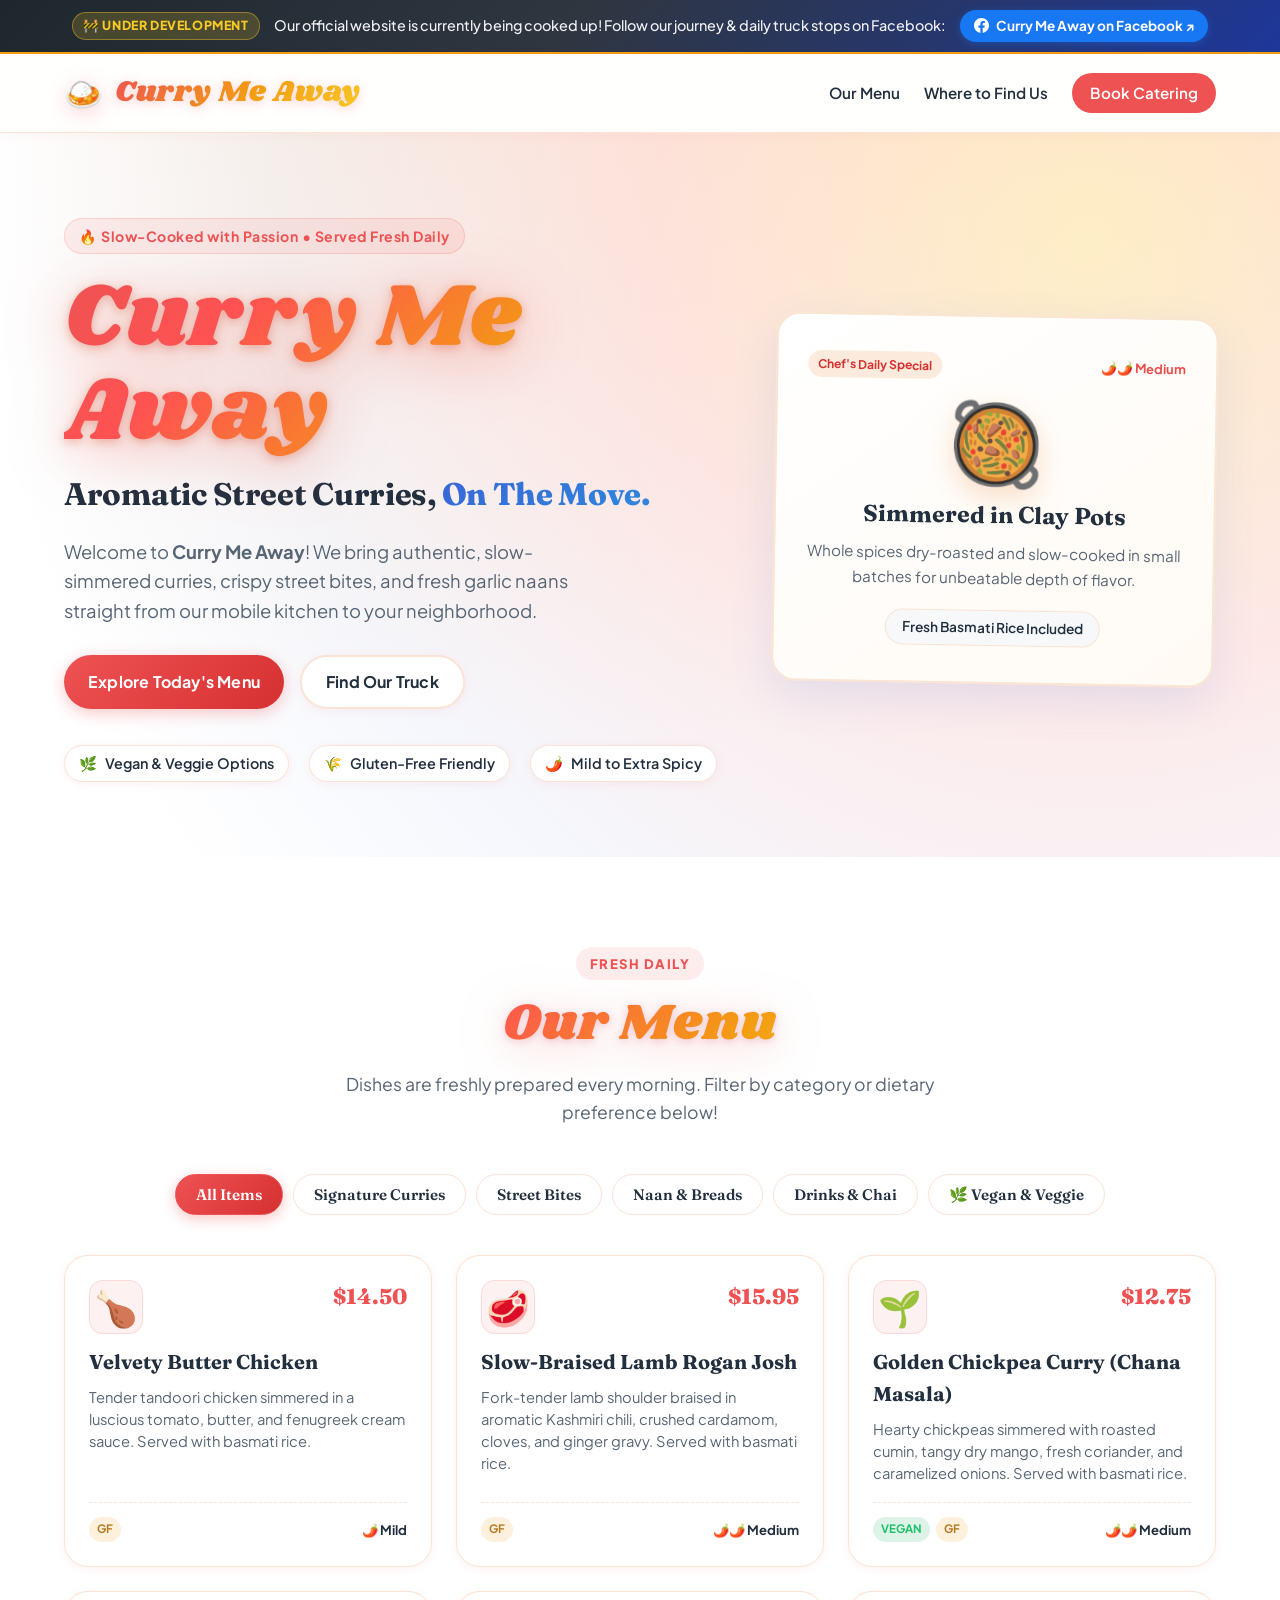
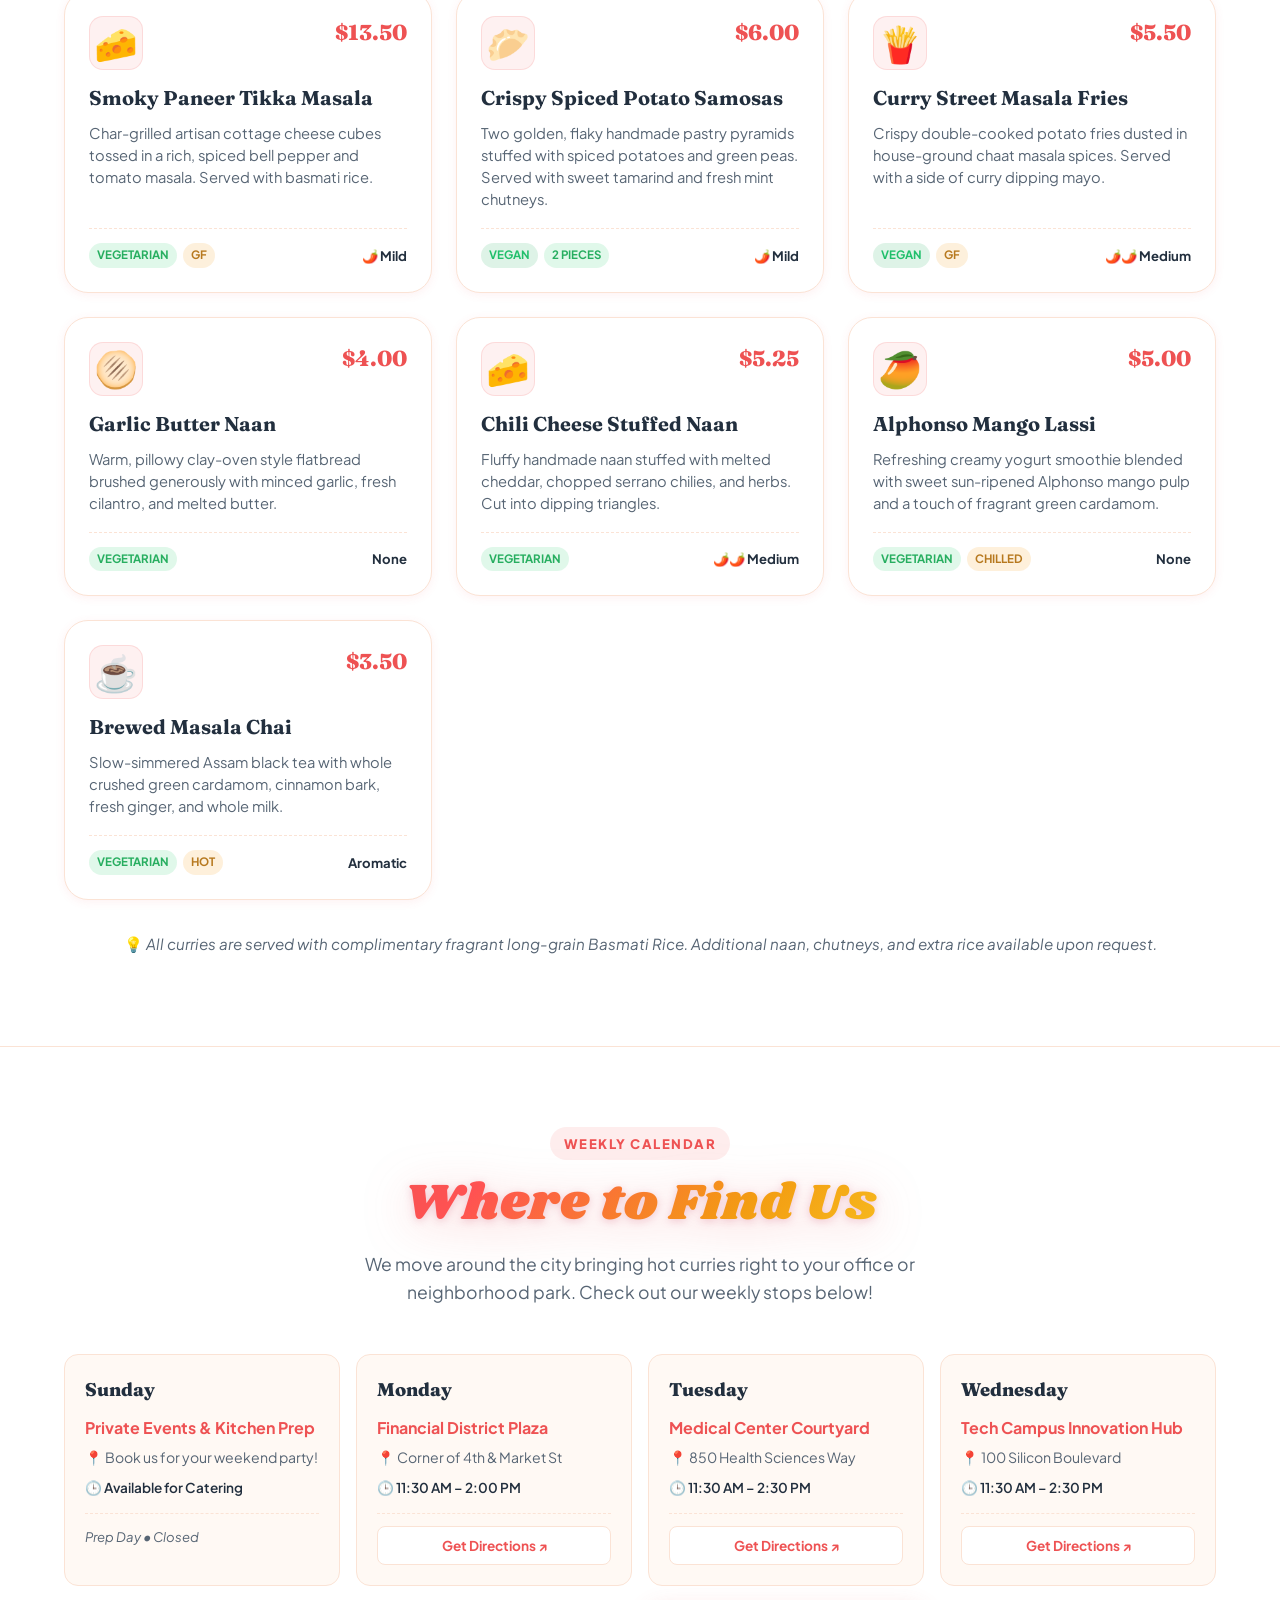
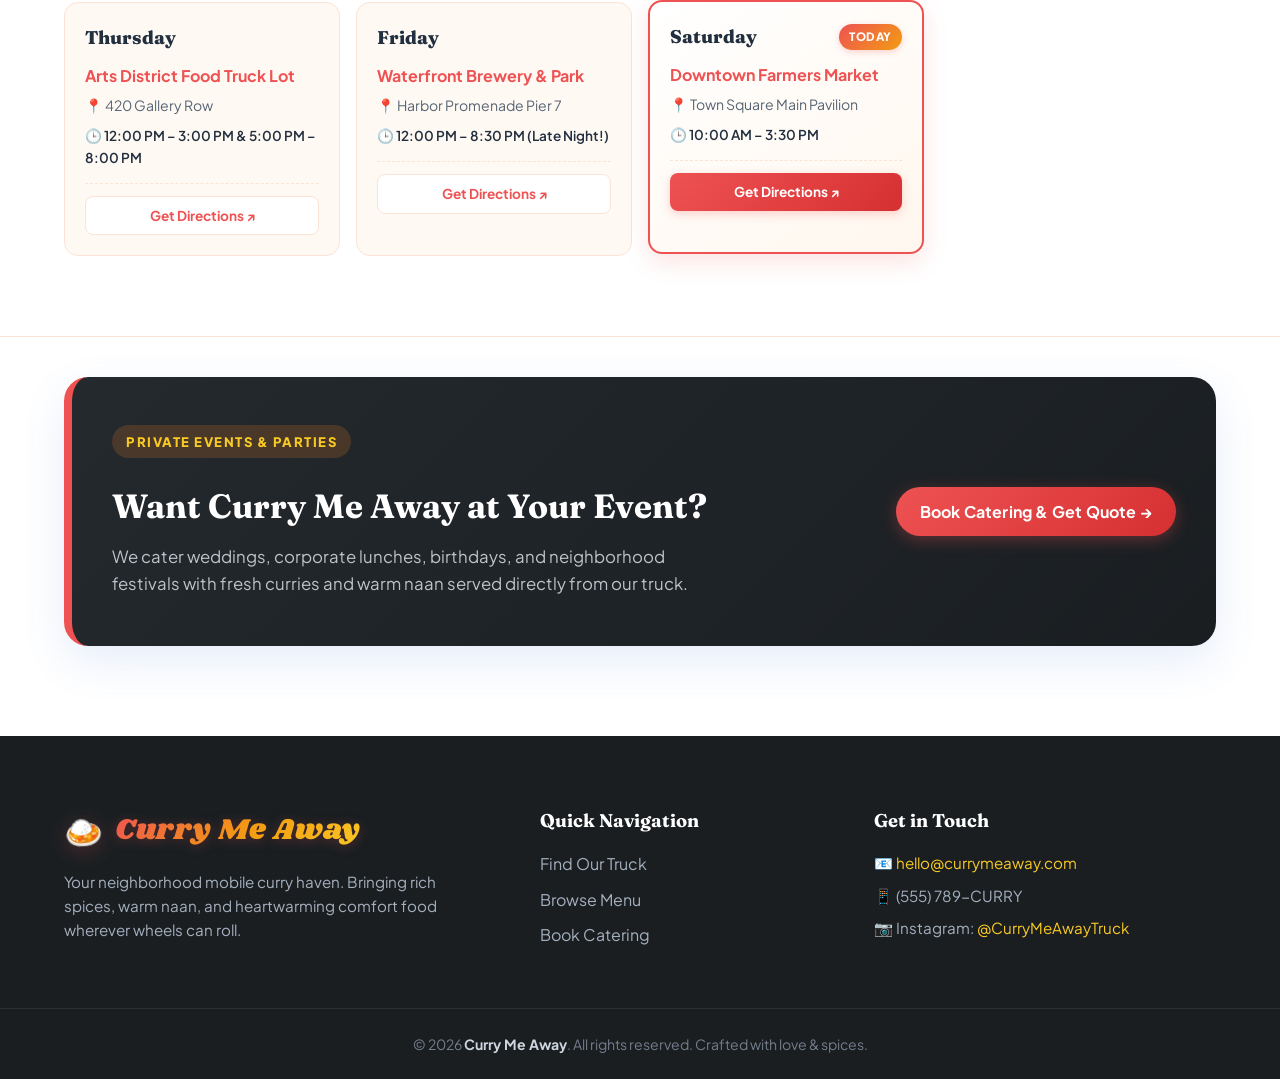
<file: index.html>
<!DOCTYPE html>
<html lang="en">
<head>
  <meta charset="UTF-8">
  <!-- Ensure proper rendering and touch zooming on mobile devices -->
  <meta name="viewport" content="width=device-width, initial-scale=1.0">
  <title>Curry Me Away | Gourmet Street Curries</title>
  
  <!-- Google Fonts: Shrikhand (Vibrant Street Brand), Fraunces (Gourmet Headings), Plus Jakarta Sans (Body) -->
  <link rel="preconnect" href="https://fonts.googleapis.com">
  <link rel="preconnect" href="https://fonts.gstatic.com" crossorigin>
  <link href="https://fonts.googleapis.com/css2?family=Fraunces:opsz,wght@9..144,600;9..144,700;9..144,800;9..144,900&family=Plus+Jakarta+Sans:wght@400;500;600;700;800&family=Shrikhand&display=swap" rel="stylesheet">
  
  <!-- Link to our stylesheet -->
  <link rel="stylesheet" href="styles.css">
</head>
<body>

  <!-- ================================================================= -->
  <!-- TOP ANNOUNCEMENT BANNER (Under Development & Facebook Link)        -->
  <!-- ================================================================= -->
  <div class="dev-announcement-banner">
    <div class="container dev-banner-container">
      <span class="dev-banner-badge">🚧 Under Development</span>
      <span class="dev-banner-text">Our official website is currently being cooked up! Follow our journey &amp; daily truck stops on Facebook:</span>
      <a href="https://www.facebook.com/p/Curry-Me-Away-LLC-61571392857347/" target="_blank" rel="noopener noreferrer" class="dev-banner-link">
        <svg class="facebook-icon" width="15" height="15" viewBox="0 0 24 24" fill="currentColor" aria-hidden="true">
          <path d="M24 12.073c0-6.627-5.373-12-12-12s-12 5.373-12 12c0 5.99 4.388 10.954 10.125 11.854v-8.385H7.078v-3.47h3.047V9.43c0-3.007 1.792-4.669 4.533-4.669 1.312 0 2.686.235 2.686.235v2.953H15.83c-1.491 0-1.956.925-1.956 1.874v2.25h3.328l-.532 3.47h-2.796v8.385C19.612 23.027 24 18.062 24 12.073z"/>
        </svg>
        <span>Curry Me Away on Facebook ↗</span>
      </a>
    </div>
  </div>

  <!-- ================================================================= -->
  <!-- 1. NAVIGATION BAR                                                 -->
  <!-- ================================================================= -->
  <header class="site-header">
    <div class="container header-container">
      
      <!-- Brand Logo & Name -->
      <a href="index.html" class="brand-logo">
        <span class="logo-icon">🍛</span>
        <span class="brand-text">Curry Me Away</span>
      </a>

      <!-- Navigation Links -->
      <nav class="main-nav" id="mainNav">
        <a href="#menu" class="nav-link">Our Menu</a>
        <a href="#schedule" class="nav-link">Where to Find Us</a>
        <a href="catering.html" class="nav-link nav-btn">Book Catering</a>
      </nav>

      <!-- Mobile Menu Toggle Button (for phones) -->
      <button class="mobile-menu-btn" id="mobileMenuBtn" aria-label="Toggle Navigation">
        <span></span>
        <span></span>
        <span></span>
      </button>

    </div>
  </header>

  <!-- ================================================================= -->
  <!-- 2. HERO SECTION (Welcome Banner)                                  -->
  <!-- ================================================================= -->
  <section class="hero-section">
    <div class="container hero-container">
      <div class="hero-content">
        <span class="hero-tagline">🔥 Slow-Cooked with Passion • Served Fresh Daily</span>
        <h1 class="hero-title">
          <span class="hero-brand-name">Curry Me Away</span>
          <span class="hero-subtitle">Aromatic Street Curries, <span class="highlight">On The Move.</span></span>
        </h1>
        <p class="hero-description">
          Welcome to <strong>Curry Me Away</strong>! We bring authentic, slow-simmered curries, 
          crispy street bites, and fresh garlic naans straight from our mobile kitchen to your neighborhood.
        </p>

        <!-- Call-to-action buttons -->
        <div class="hero-actions">
          <a href="#menu" class="btn btn-primary">Explore Today's Menu</a>
          <a href="#schedule" class="btn btn-secondary">Find Our Truck</a>
        </div>

        <!-- Quick highlights badges -->
        <div class="hero-badges">
          <div class="badge-item">
            <span class="badge-icon">🌿</span>
            <span>Vegan & Veggie Options</span>
          </div>
          <div class="badge-item">
            <span class="badge-icon">🌾</span>
            <span>Gluten-Free Friendly</span>
          </div>
          <div class="badge-item">
            <span class="badge-icon">🌶️</span>
            <span>Mild to Extra Spicy</span>
          </div>
        </div>
      </div>

      <!-- Decorative Food Visual Card -->
      <div class="hero-card-wrapper">
        <div class="hero-food-card">
          <div class="card-visual-header">
            <span class="card-tag">Chef's Daily Special</span>
            <span class="spice-level">🌶️🌶️ Medium</span>
          </div>
          <div class="food-emoji-display">🥘</div>
          <h3>Simmered in Clay Pots</h3>
          <p>Whole spices dry-roasted and slow-cooked in small batches for unbeatable depth of flavor.</p>
          <div class="card-food-footer">
            <span class="pill-badge">Fresh Basmati Rice Included</span>
          </div>
        </div>
      </div>
    </div>
  </section>

  <!-- ================================================================= -->
  <!-- 3. INTERACTIVE MENU SECTION                                       -->
  <!-- ================================================================= -->
  <section id="menu" class="section-menu">
    <div class="container">
      
      <div class="section-header">
        <span class="section-subtitle">Fresh Daily</span>
        <h2 class="section-title section-title-sunset">Our Menu</h2>
        <p class="section-intro">
          Dishes are freshly prepared every morning. Filter by category or dietary preference below!
        </p>
      </div>

      <!-- Category Filter Tabs -->
      <div class="filter-controls">
        <button class="filter-btn active" data-category="all">All Items</button>
        <button class="filter-btn" data-category="curry">Signature Curries</button>
        <button class="filter-btn" data-category="street">Street Bites</button>
        <button class="filter-btn" data-category="bread">Naan & Breads</button>
        <button class="filter-btn" data-category="drinks">Drinks & Chai</button>
        <button class="filter-btn" data-category="vegan">🌿 Vegan & Veggie</button>
      </div>

      <!-- Menu Items Grid -->
      <div class="menu-grid" id="menuGrid">
        <!-- Menu cards will be rendered dynamically by script.js -->
      </div>

      <!-- Customization note for your wife -->
      <div class="menu-footnote">
        <p>💡 <em>All curries are served with complimentary fragrant long-grain Basmati Rice. Additional naan, chutneys, and extra rice available upon request.</em></p>
      </div>

    </div>
  </section>

  <!-- ================================================================= -->
  <!-- 4. LIVE SCHEDULE & "WHERE TO FIND US" SECTION                      -->
  <!-- ================================================================= -->
  <section id="schedule" class="section-schedule">
    <div class="container">
      
      <div class="section-header">
        <span class="section-subtitle">Weekly Calendar</span>
        <h2 class="section-title section-title-sunset">Where to Find Us</h2>
        <p class="section-intro">
          We move around the city bringing hot curries right to your office or neighborhood park.
          Check out our weekly stops below!
        </p>
      </div>

      <!-- Full Weekly Schedule Grid with Today Highlighted -->
      <div class="schedule-grid" id="weeklyScheduleGrid">
        <!-- Schedule cards are populated & highlighted dynamically by script.js -->
      </div>

    </div>
  </section>

  <!-- ================================================================= -->
  <!-- 5. CATERING CTA BANNER                                            -->
  <!-- ================================================================= -->
  <section class="section-catering-cta">
    <div class="container">
      <div class="catering-cta-card">
        <div class="cta-content">
          <span class="section-subtitle">Private Events & Parties</span>
          <h2>Want Curry Me Away at Your Event?</h2>
          <p>We cater weddings, corporate lunches, birthdays, and neighborhood festivals with fresh curries and warm naan served directly from our truck.</p>
        </div>
        <div class="cta-action">
          <a href="catering.html" class="btn btn-primary">Book Catering & Get Quote →</a>
        </div>
      </div>
    </div>
  </section>

  <!-- ================================================================= -->
  <!-- 6. FOOTER                                                         -->
  <!-- ================================================================= -->
  <footer class="site-footer">
    <div class="container footer-container">
      
      <div class="footer-brand">
        <div class="brand-logo footer-logo">
          <span class="logo-icon">🍛</span>
          <span class="brand-text">Curry Me Away</span>
        </div>
        <p class="footer-about">
          Your neighborhood mobile curry haven. Bringing rich spices, warm naan, and heartwarming comfort food wherever wheels can roll.
        </p>
      </div>

      <div class="footer-links">
        <h4>Quick Navigation</h4>
        <ul>
          <li><a href="#schedule">Find Our Truck</a></li>
          <li><a href="#menu">Browse Menu</a></li>
          <li><a href="catering.html">Book Catering</a></li>
        </ul>
      </div>

      <div class="footer-contact">
        <h4>Get in Touch</h4>
        <p>📧 <a href="mailto:hello@currymeaway.com">hello@currymeaway.com</a></p>
        <p>📱 (555) 789-CURRY</p>
        <p>📷 Instagram: <a href="#">@CurryMeAwayTruck</a></p>
      </div>

    </div>

    <div class="footer-bottom">
      <div class="container">
        <p>© <span id="currentYear">2026</span> <strong>Curry Me Away</strong>. All rights reserved. Crafted with love & spices.</p>
      </div>
    </div>
  </footer>

  <!-- Link to our JavaScript logic -->
  <script src="script.js"></script>
</body>
</html>
</file>
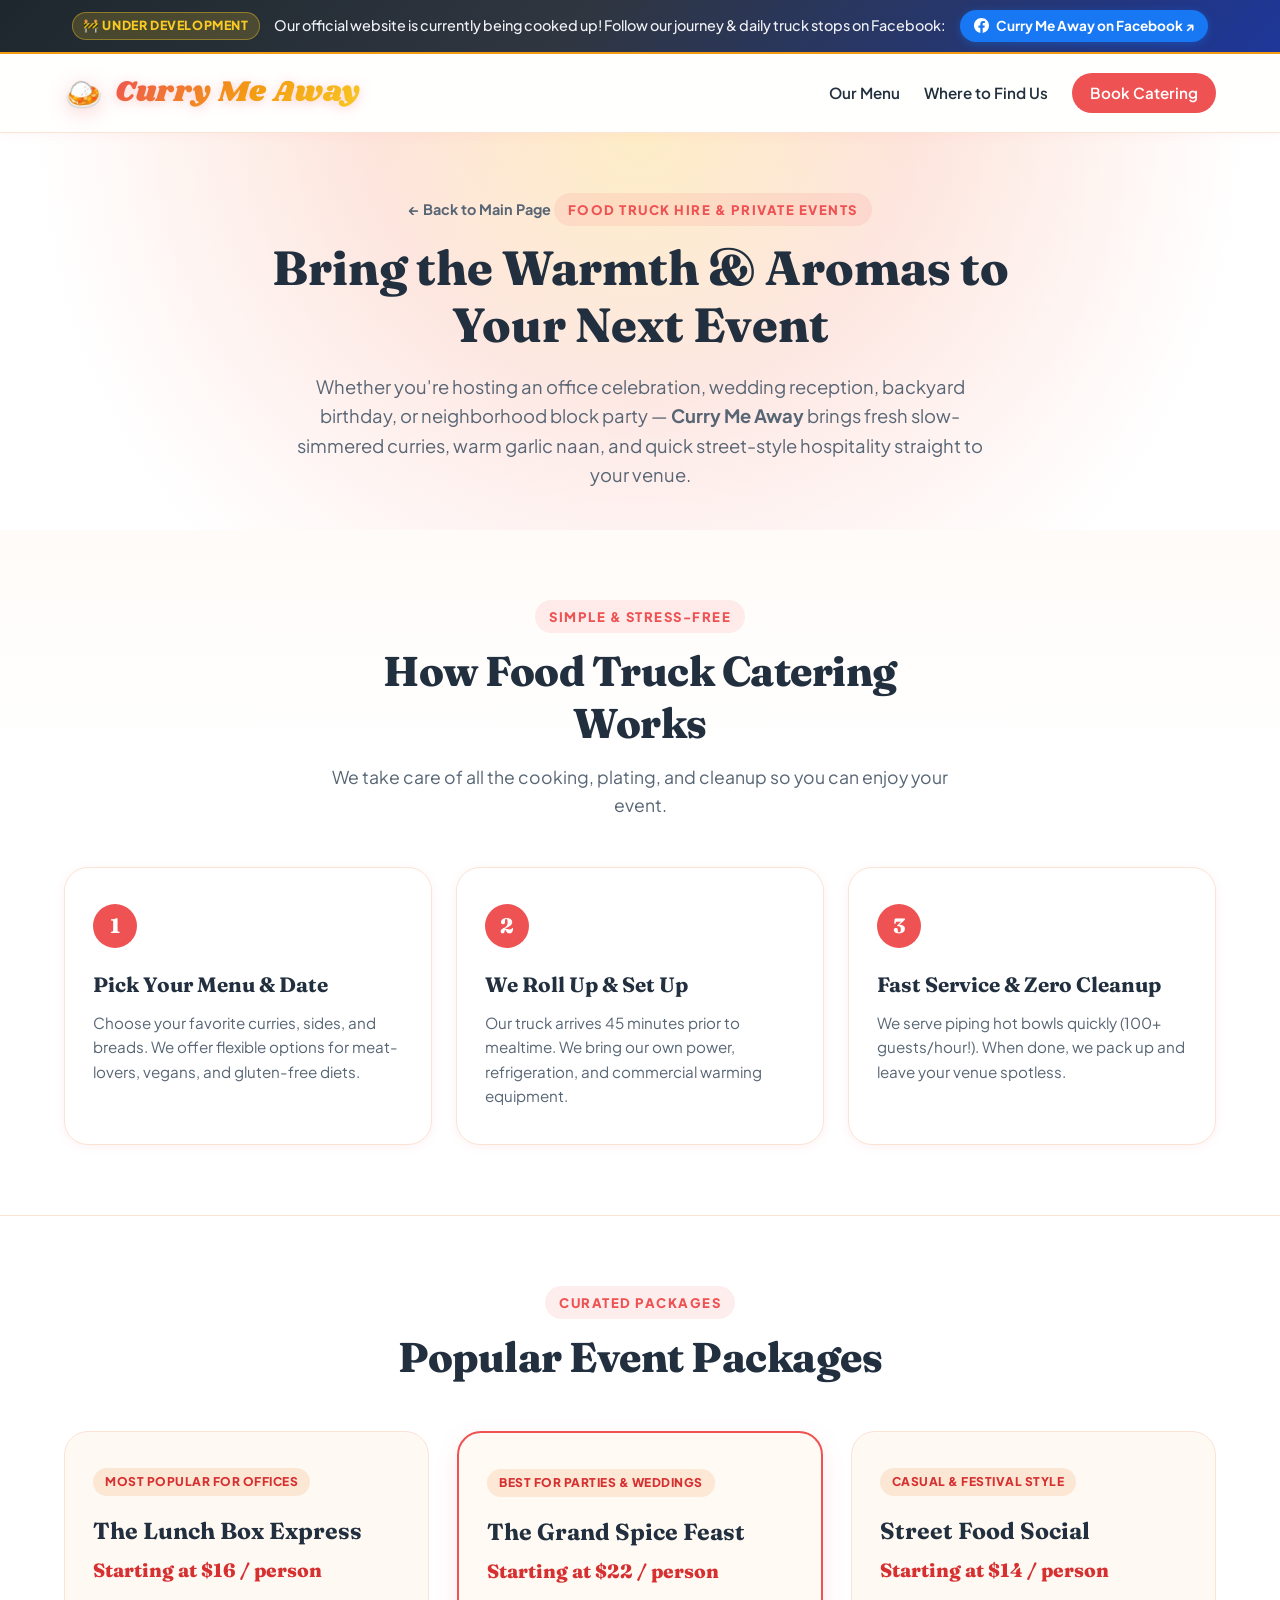
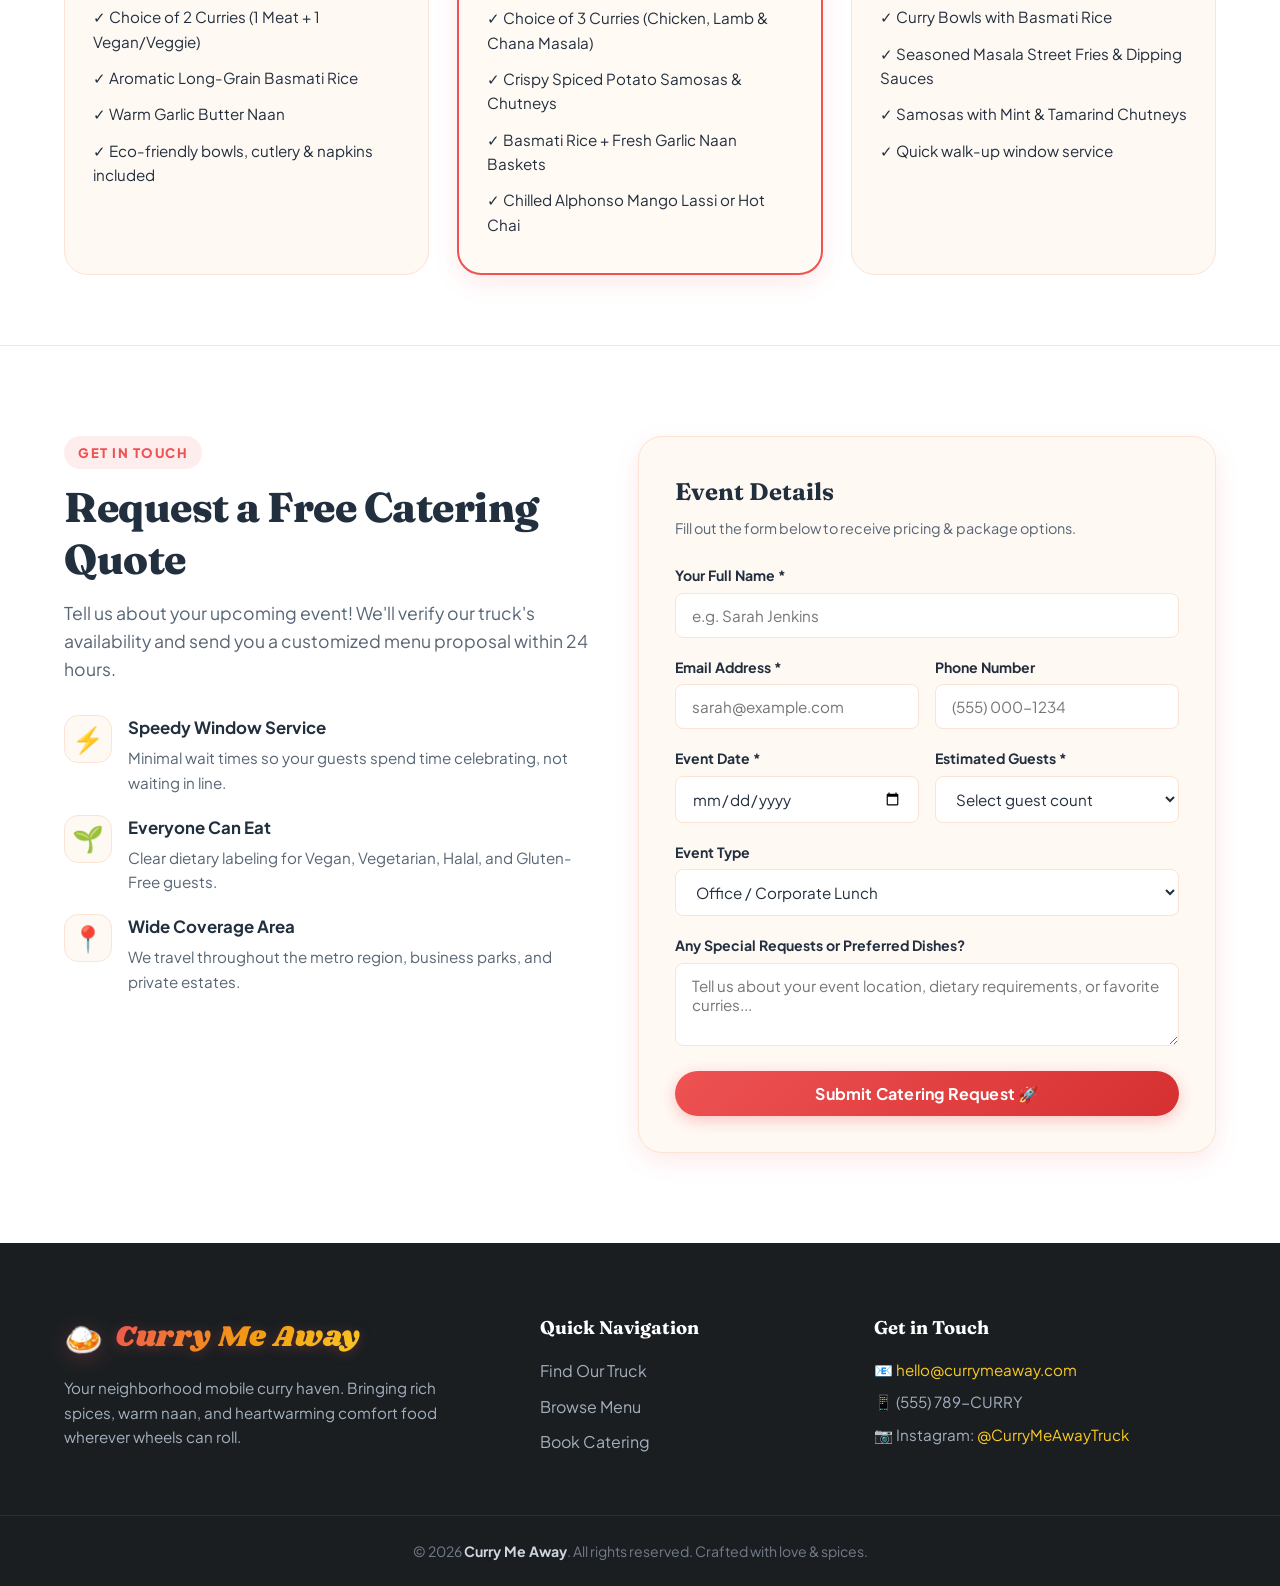
<file: catering.html>
<!DOCTYPE html>
<html lang="en">
<head>
  <meta charset="UTF-8">
  <meta name="viewport" content="width=device-width, initial-scale=1.0">
  <title>Catering & Private Events | Curry Me Away</title>
  
  <!-- Google Fonts: Shrikhand (Brand), Fraunces (Headings), Plus Jakarta Sans (Body) -->
  <link rel="preconnect" href="https://fonts.googleapis.com">
  <link rel="preconnect" href="https://fonts.gstatic.com" crossorigin>
  <link href="https://fonts.googleapis.com/css2?family=Fraunces:opsz,wght@9..144,600;9..144,700;9..144,800;9..144,900&family=Plus+Jakarta+Sans:wght@400;500;600;700;800&family=Shrikhand&display=swap" rel="stylesheet">
  
  <!-- Link to our stylesheet -->
  <link rel="stylesheet" href="styles.css">
</head>
<body>

  <!-- ================================================================= -->
  <!-- TOP ANNOUNCEMENT BANNER (Under Development & Facebook Link)        -->
  <!-- ================================================================= -->
  <div class="dev-announcement-banner">
    <div class="container dev-banner-container">
      <span class="dev-banner-badge">🚧 Under Development</span>
      <span class="dev-banner-text">Our official website is currently being cooked up! Follow our journey &amp; daily truck stops on Facebook:</span>
      <a href="https://www.facebook.com/p/Curry-Me-Away-LLC-61571392857347/" target="_blank" rel="noopener noreferrer" class="dev-banner-link">
        <svg class="facebook-icon" width="15" height="15" viewBox="0 0 24 24" fill="currentColor" aria-hidden="true">
          <path d="M24 12.073c0-6.627-5.373-12-12-12s-12 5.373-12 12c0 5.99 4.388 10.954 10.125 11.854v-8.385H7.078v-3.47h3.047V9.43c0-3.007 1.792-4.669 4.533-4.669 1.312 0 2.686.235 2.686.235v2.953H15.83c-1.491 0-1.956.925-1.956 1.874v2.25h3.328l-.532 3.47h-2.796v8.385C19.612 23.027 24 18.062 24 12.073z"/>
        </svg>
        <span>Curry Me Away on Facebook ↗</span>
      </a>
    </div>
  </div>

  <!-- ================================================================= -->
  <!-- 1. NAVIGATION BAR                                                 -->
  <!-- ================================================================= -->
  <header class="site-header">
    <div class="container header-container">
      
      <!-- Brand Logo & Name (Links back to Home) -->
      <a href="index.html" class="brand-logo">
        <span class="logo-icon">🍛</span>
        <span class="brand-text">Curry Me Away</span>
      </a>

      <!-- Navigation Links -->
      <nav class="main-nav" id="mainNav">
        <a href="index.html#menu" class="nav-link">Our Menu</a>
        <a href="index.html#schedule" class="nav-link">Where to Find Us</a>
        <a href="catering.html" class="nav-link nav-btn active">Book Catering</a>
      </nav>

      <!-- Mobile Menu Toggle Button -->
      <button class="mobile-menu-btn" id="mobileMenuBtn" aria-label="Toggle Navigation">
        <span></span>
        <span></span>
        <span></span>
      </button>

    </div>
  </header>

  <!-- ================================================================= -->
  <!-- 2. CATERING HERO SECTION                                          -->
  <!-- ================================================================= -->
  <section class="catering-page-hero">
    <div class="container">
      <div class="catering-hero-content">
        <a href="index.html" class="back-link">← Back to Main Page</a>
        <span class="section-subtitle">Food Truck Hire & Private Events</span>
        <h1 class="catering-hero-title">Bring the Warmth & Aromas to Your Next Event</h1>
        <p class="catering-hero-desc">
          Whether you're hosting an office celebration, wedding reception, backyard birthday, 
          or neighborhood block party — <strong>Curry Me Away</strong> brings fresh slow-simmered curries, 
          warm garlic naan, and quick street-style hospitality straight to your venue.
        </p>
      </div>
    </div>
  </section>

  <!-- ================================================================= -->
  <!-- 3. HOW CATERING WORKS (3-Step Process)                           -->
  <!-- ================================================================= -->
  <section class="catering-steps-section">
    <div class="container">
      <div class="section-header">
        <span class="section-subtitle">Simple & Stress-Free</span>
        <h2 class="section-title">How Food Truck Catering Works</h2>
        <p class="section-intro">We take care of all the cooking, plating, and cleanup so you can enjoy your event.</p>
      </div>

      <div class="steps-grid">
        <div class="step-card">
          <div class="step-number">1</div>
          <h3>Pick Your Menu & Date</h3>
          <p>Choose your favorite curries, sides, and breads. We offer flexible options for meat-lovers, vegans, and gluten-free diets.</p>
        </div>

        <div class="step-card">
          <div class="step-number">2</div>
          <h3>We Roll Up & Set Up</h3>
          <p>Our truck arrives 45 minutes prior to mealtime. We bring our own power, refrigeration, and commercial warming equipment.</p>
        </div>

        <div class="step-card">
          <div class="step-number">3</div>
          <h3>Fast Service & Zero Cleanup</h3>
          <p>We serve piping hot bowls quickly (100+ guests/hour!). When done, we pack up and leave your venue spotless.</p>
        </div>
      </div>
    </div>
  </section>

  <!-- ================================================================= -->
  <!-- 4. POPULAR PACKAGES                                               -->
  <!-- ================================================================= -->
  <section class="catering-packages-section">
    <div class="container">
      <div class="section-header">
        <span class="section-subtitle">Curated Packages</span>
        <h2 class="section-title">Popular Event Packages</h2>
      </div>

      <div class="packages-grid">
        <div class="package-card">
          <div class="package-badge">Most Popular for Offices</div>
          <h3>The Lunch Box Express</h3>
          <p class="package-price">Starting at $16 / person</p>
          <ul class="package-features">
            <li>✓ Choice of 2 Curries (1 Meat + 1 Vegan/Veggie)</li>
            <li>✓ Aromatic Long-Grain Basmati Rice</li>
            <li>✓ Warm Garlic Butter Naan</li>
            <li>✓ Eco-friendly bowls, cutlery & napkins included</li>
          </ul>
        </div>

        <div class="package-card featured-package">
          <div class="package-badge">Best for Parties & Weddings</div>
          <h3>The Grand Spice Feast</h3>
          <p class="package-price">Starting at $22 / person</p>
          <ul class="package-features">
            <li>✓ Choice of 3 Curries (Chicken, Lamb & Chana Masala)</li>
            <li>✓ Crispy Spiced Potato Samosas & Chutneys</li>
            <li>✓ Basmati Rice + Fresh Garlic Naan Baskets</li>
            <li>✓ Chilled Alphonso Mango Lassi or Hot Chai</li>
          </ul>
        </div>

        <div class="package-card">
          <div class="package-badge">Casual & Festival Style</div>
          <h3>Street Food Social</h3>
          <p class="package-price">Starting at $14 / person</p>
          <ul class="package-features">
            <li>✓ Curry Bowls with Basmati Rice</li>
            <li>✓ Seasoned Masala Street Fries & Dipping Sauces</li>
            <li>✓ Samosas with Mint & Tamarind Chutneys</li>
            <li>✓ Quick walk-up window service</li>
          </ul>
        </div>
      </div>
    </div>
  </section>

  <!-- ================================================================= -->
  <!-- 5. CATERING INQUIRY FORM                                          -->
  <!-- ================================================================= -->
  <section class="section-catering-form-page" id="inquiryFormSection">
    <div class="container">
      <div class="catering-layout">
        
        <div class="catering-info">
          <span class="section-subtitle">Get In Touch</span>
          <h2 class="section-title">Request a Free Catering Quote</h2>
          <p>
            Tell us about your upcoming event! We'll verify our truck's availability and send you a customized menu proposal within 24 hours.
          </p>

          <div class="catering-perks">
            <div class="perk-item">
              <span class="perk-icon">⚡</span>
              <div>
                <strong>Speedy Window Service</strong>
                <p>Minimal wait times so your guests spend time celebrating, not waiting in line.</p>
              </div>
            </div>
            <div class="perk-item">
              <span class="perk-icon">🌱</span>
              <div>
                <strong>Everyone Can Eat</strong>
                <p>Clear dietary labeling for Vegan, Vegetarian, Halal, and Gluten-Free guests.</p>
              </div>
            </div>
            <div class="perk-item">
              <span class="perk-icon">📍</span>
              <div>
                <strong>Wide Coverage Area</strong>
                <p>We travel throughout the metro region, business parks, and private estates.</p>
              </div>
            </div>
          </div>
        </div>

        <!-- The Catering Form Card -->
        <div class="catering-form-card">
          <h3>Event Details</h3>
          <p class="form-subtext">Fill out the form below to receive pricing & package options.</p>

          <!-- Success Alert Message (revealed after submission via JavaScript) -->
          <div class="form-alert hidden" id="cateringSuccessAlert">
            <span class="alert-icon">🎉</span>
            <div>
              <strong>Inquiry Received!</strong>
              <p id="alertMessage">Thank you! We've received your request and will get back to you shortly.</p>
            </div>
          </div>

          <form id="cateringForm" class="catering-form">
            <div class="form-group">
              <label for="clientName">Your Full Name *</label>
              <input type="text" id="clientName" name="clientName" placeholder="e.g. Sarah Jenkins" required>
            </div>

            <div class="form-row">
              <div class="form-group">
                <label for="clientEmail">Email Address *</label>
                <input type="email" id="clientEmail" name="clientEmail" placeholder="sarah@example.com" required>
              </div>
              <div class="form-group">
                <label for="clientPhone">Phone Number</label>
                <input type="tel" id="clientPhone" name="clientPhone" placeholder="(555) 000-1234">
              </div>
            </div>

            <div class="form-row">
              <div class="form-group">
                <label for="eventDate">Event Date *</label>
                <input type="date" id="eventDate" name="eventDate" required>
              </div>
              <div class="form-group">
                <label for="guestCount">Estimated Guests *</label>
                <select id="guestCount" name="guestCount" required>
                  <option value="" disabled selected>Select guest count</option>
                  <option value="25-50 guests">25 – 50 guests</option>
                  <option value="50-100 guests">50 – 100 guests</option>
                  <option value="100-200 guests">100 – 200 guests</option>
                  <option value="200+ guests">200+ guests</option>
                </select>
              </div>
            </div>

            <div class="form-group">
              <label for="eventType">Event Type</label>
              <select id="eventType" name="eventType">
                <option value="Office / Corporate Lunch">Office / Corporate Lunch</option>
                <option value="Wedding / Engagement">Wedding / Engagement</option>
                <option value="Birthday or Anniversary">Birthday / Anniversary</option>
                <option value="Festival / Community Gathering">Festival / Community Gathering</option>
                <option value="Other Private Gathering">Other Private Event</option>
              </select>
            </div>

            <div class="form-group">
              <label for="eventNotes">Any Special Requests or Preferred Dishes?</label>
              <textarea id="eventNotes" name="eventNotes" rows="3" placeholder="Tell us about your event location, dietary requirements, or favorite curries..."></textarea>
            </div>

            <button type="submit" class="btn btn-primary btn-block">
              Submit Catering Request 🚀
            </button>
          </form>
        </div>

      </div>
    </div>
  </section>

  <!-- ================================================================= -->
  <!-- 6. FOOTER                                                         -->
  <!-- ================================================================= -->
  <footer class="site-footer">
    <div class="container footer-container">
      
      <div class="footer-brand">
        <div class="brand-logo footer-logo">
          <span class="logo-icon">🍛</span>
          <span class="brand-text">Curry Me Away</span>
        </div>
        <p class="footer-about">
          Your neighborhood mobile curry haven. Bringing rich spices, warm naan, and heartwarming comfort food wherever wheels can roll.
        </p>
      </div>

      <div class="footer-links">
        <h4>Quick Navigation</h4>
        <ul>
          <li><a href="index.html#schedule">Find Our Truck</a></li>
          <li><a href="index.html#menu">Browse Menu</a></li>
          <li><a href="catering.html">Book Catering</a></li>
        </ul>
      </div>

      <div class="footer-contact">
        <h4>Get in Touch</h4>
        <p>📧 <a href="mailto:hello@currymeaway.com">hello@currymeaway.com</a></p>
        <p>📱 (555) 789-CURRY</p>
        <p>📷 Instagram: <a href="#">@CurryMeAwayTruck</a></p>
      </div>

    </div>

    <div class="footer-bottom">
      <div class="container">
        <p>© <span id="currentYear">2026</span> <strong>Curry Me Away</strong>. All rights reserved. Crafted with love & spices.</p>
      </div>
    </div>
  </footer>

  <!-- Link to our JavaScript logic -->
  <script src="script.js"></script>
</body>
</html>
</file>
<file: styles.css>
/* ==========================================================================
   Curry Me Away - Stylesheet (styles.css)
   ========================================================================== */

/* --------------------------------------------------------------------------
   1. CSS VARIABLES (Theme Colors & Settings)
   Beginner Note: Variables store values (like colors) in one place so you
   can change the whole site's theme just by changing these values!
   -------------------------------------------------------------------------- */
:root {
  /* ========================================================================
     Warm Sunset Palette: Soft Reds, Golden Yellows & Twilight Blue Accent
     ======================================================================== */
  --sunset-red: #ee5253;          /* Soft Sunset Crimson / Coral */
  --sunset-rose: #ff7675;         /* Soft Peach Rose */
  --sunset-gold: #f9ca24;         /* Golden Hour Sun Yellow */
  --sunset-amber: #f39c12;        /* Warm Amber Honey */
  --sunset-blue: #3867d6;         /* Twilight Sky Blue Accent */
  --sunset-deepblue: #1e3799;     /* Twilight Dusk Navy */

  /* Theme mappings */
  --primary-spice: #ee5253;       /* Main interactive color: vibrant sunset coral */
  --primary-hover: #d63031;       /* Deep warm sunset red */
  --spice-red: #eb4d4b;
  --spice-gold: #f9ca24;
  --herb-green: #20bf6b;          /* Veggie/Vegan badge */

  /* Neutral Backgrounds & Text - Grading down to pure white */
  --bg-cream: #fff9f4;           /* Warm sunset mist */
  --bg-card: #ffffff;            /* Pure white card backgrounds */
  --text-main: #222f3e;          /* Rich charcoal for high contrast */
  --text-muted: #576574;         /* Soft twilight slate for subtitles */
  --border-light: #fbe3d5;       /* Delicate sunset border */

  /* Modern Sunset Shadows */
  --shadow-sm: 0 2px 10px rgba(238, 82, 83, 0.08);
  --shadow-md: 0 8px 24px rgba(238, 82, 83, 0.12);
  --shadow-lg: 0 16px 44px rgba(56, 103, 214, 0.12);

  /* Rounded corners */
  --radius-sm: 8px;
  --radius-md: 14px;
  --radius-lg: 24px;
  --radius-full: 9999px;

  /* Font Families: Warmth & Pizzazz */
  --font-brand: 'Shrikhand', cursive, sans-serif;
  --font-heading: 'Fraunces', Georgia, serif;
  --font-body: 'Plus Jakarta Sans', -apple-system, BlinkMacSystemFont, sans-serif;
}

/* --------------------------------------------------------------------------
   2. GLOBAL RESET & BASE STYLES
   -------------------------------------------------------------------------- */
*, *::before, *::after {
  box-sizing: border-box;
  margin: 0;
  padding: 0;
}

html {
  scroll-behavior: smooth;
}

body {
  font-family: var(--font-body);
  /* Warm sunset gradient at the top (soft red/yellow glow) grading smoothly into crisp white */
  background: linear-gradient(180deg, #fff3e6 0%, #fff8f2 350px, #ffffff 750px, #ffffff 100%);
  background-attachment: local;
  color: var(--text-main);
  line-height: 1.6;
  font-size: 16px;
  -webkit-font-smoothing: antialiased;
  min-height: 100vh;
}

img {
  max-width: 100%;
  display: block;
}

a {
  color: var(--primary-spice);
  text-decoration: none;
  transition: color 0.2s ease;
}

a:hover {
  color: var(--primary-hover);
}

/* Container: centers content and keeps it neatly bounded */
.container {
  width: 90%;
  max-width: 1160px;
  margin: 0 auto;
}

/* --------------------------------------------------------------------------
   3. BUTTONS & UI COMPONENTS
   -------------------------------------------------------------------------- */
.btn {
  display: inline-flex;
  align-items: center;
  justify-content: center;
  gap: 8px;
  padding: 12px 24px;
  font-family: var(--font-body);
  font-size: 1rem;
  font-weight: 700;
  letter-spacing: 0.2px;
  border-radius: var(--radius-full);
  border: none;
  cursor: pointer;
  transition: all 0.25s ease;
  text-decoration: none;
}

.btn-primary {
  background: linear-gradient(135deg, var(--sunset-red), var(--primary-hover));
  color: #ffffff;
  box-shadow: 0 4px 16px rgba(238, 82, 83, 0.32);
}

.btn-primary:hover {
  background: linear-gradient(135deg, var(--primary-hover), #b71540);
  color: #ffffff;
  transform: translateY(-2px);
  box-shadow: 0 6px 22px rgba(238, 82, 83, 0.45);
}

.btn-secondary {
  background-color: #ffffff;
  color: var(--text-main);
  border: 2px solid var(--border-light);
  box-shadow: var(--shadow-sm);
}

.btn-secondary:hover {
  border-color: var(--sunset-blue);
  color: var(--sunset-blue);
  transform: translateY(-2px);
  box-shadow: 0 6px 18px rgba(56, 103, 214, 0.15);
}

.btn-outline {
  background: transparent;
  color: var(--primary-spice);
  border: 2px solid var(--primary-spice);
}

.btn-outline:hover {
  background-color: var(--primary-spice);
  color: #ffffff;
}

.btn-block {
  width: 100%;
}

/* Section Header Utility */
.section-header {
  text-align: center;
  max-width: 650px;
  margin: 0 auto 48px auto;
}

.section-subtitle {
  display: inline-block;
  font-family: var(--font-body);
  font-size: 0.82rem;
  font-weight: 800;
  text-transform: uppercase;
  letter-spacing: 1.5px;
  color: var(--sunset-red);
  background-color: rgba(238, 82, 83, 0.1);
  padding: 6px 14px;
  border-radius: var(--radius-full);
  margin-bottom: 12px;
}

.section-title {
  font-family: var(--font-heading);
  font-size: 2.6rem;
  font-weight: 800;
  color: var(--text-main);
  line-height: 1.25;
  margin-bottom: 14px;
  letter-spacing: -0.5px;
}

/* Sunset Gradient Section Titles with Warm Depth */
.section-title.section-title-sunset {
  font-family: var(--font-brand);
  font-size: clamp(2.3rem, 5.2vw, 3.2rem);
  font-weight: 400;
  letter-spacing: 0.8px;
  background: linear-gradient(135deg, var(--sunset-red) 0%, #ff5252 25%, var(--sunset-amber) 65%, var(--sunset-gold) 100%);
  -webkit-background-clip: text;
  -webkit-text-fill-color: transparent;
  filter: drop-shadow(0 2px 4px rgba(183, 21, 64, 0.2)) 
          drop-shadow(0 8px 24px rgba(238, 82, 83, 0.25));
}

.section-intro {
  color: var(--text-muted);
  font-size: 1.1rem;
}

/* --------------------------------------------------------------------------
   3.5. TOP ANNOUNCEMENT BANNER (Under Development & Facebook Link)
   -------------------------------------------------------------------------- */
.dev-announcement-banner {
  background: linear-gradient(135deg, #1e272e 0%, #2f3640 45%, #1e3799 100%);
  color: #ffffff;
  padding: 10px 0;
  border-bottom: 2px solid var(--sunset-amber);
  position: relative;
  z-index: 1001;
  font-size: 0.9rem;
}

.dev-banner-container {
  display: flex;
  align-items: center;
  justify-content: center;
  gap: 14px;
  flex-wrap: wrap;
  text-align: center;
}

.dev-banner-badge {
  display: inline-flex;
  align-items: center;
  gap: 6px;
  background: rgba(249, 202, 36, 0.18);
  color: var(--sunset-gold);
  border: 1px solid rgba(249, 202, 36, 0.4);
  padding: 3px 10px;
  border-radius: var(--radius-full);
  font-size: 0.78rem;
  font-weight: 800;
  text-transform: uppercase;
  letter-spacing: 0.6px;
}

.dev-banner-text {
  color: #f1f2f6;
  font-weight: 500;
}

.dev-banner-link {
  display: inline-flex;
  align-items: center;
  gap: 7px;
  background: #1877f2;
  color: #ffffff !important;
  padding: 5px 14px;
  border-radius: var(--radius-full);
  font-size: 0.85rem;
  font-weight: 700;
  text-decoration: none;
  box-shadow: 0 2px 8px rgba(24, 119, 242, 0.35);
  transition: all 0.25s ease;
}

.dev-banner-link:hover {
  background: #166fe5;
  transform: translateY(-1px);
  box-shadow: 0 4px 14px rgba(24, 119, 242, 0.55);
}

.dev-banner-link .facebook-icon {
  flex-shrink: 0;
}

@media (max-width: 768px) {
  .dev-announcement-banner {
    padding: 10px 14px;
    font-size: 0.85rem;
  }
  .dev-banner-container {
    gap: 8px;
  }
}

/* --------------------------------------------------------------------------
   4. NAVIGATION BAR
   -------------------------------------------------------------------------- */
.site-header {
  position: sticky;
  top: 0;
  background-color: rgba(255, 255, 255, 0.94);
  backdrop-filter: blur(14px);
  border-bottom: 1px solid var(--border-light);
  z-index: 1000;
  padding: 14px 0;
  box-shadow: 0 2px 12px rgba(238, 82, 83, 0.05);
}

.header-container {
  display: flex;
  align-items: center;
  justify-content: space-between;
  gap: 16px;
}

.brand-logo {
  display: flex;
  align-items: center;
  gap: 12px;
  text-decoration: none;
  transition: transform 0.2s ease;
}

.brand-logo:hover {
  transform: translateY(-1px);
}

.brand-text {
  font-family: var(--font-brand);
  font-size: 1.85rem;
  font-weight: 400;
  letter-spacing: 0.6px;
  background: linear-gradient(135deg, var(--sunset-red) 0%, var(--sunset-amber) 55%, var(--sunset-gold) 100%);
  -webkit-background-clip: text;
  -webkit-text-fill-color: transparent;
  filter: drop-shadow(0 2px 6px rgba(238, 82, 83, 0.28));
  transition: filter 0.25s ease;
}

.brand-logo:hover .brand-text {
  filter: drop-shadow(0 4px 14px rgba(238, 82, 83, 0.45));
}

.logo-icon {
  font-size: 1.95rem;
  display: inline-block;
  transform: rotate(-6deg);
  transition: transform 0.35s cubic-bezier(0.34, 1.56, 0.64, 1);
  filter: drop-shadow(0 4px 10px rgba(238, 82, 83, 0.25));
}

.brand-logo:hover .logo-icon {
  transform: rotate(10deg) scale(1.18);
}

.main-nav {
  display: flex;
  align-items: center;
  gap: 24px;
}

.nav-link {
  font-weight: 600;
  color: var(--text-main);
  font-size: 0.95rem;
}

.nav-link:hover {
  color: var(--primary-spice);
}

.nav-btn {
  background-color: var(--primary-spice);
  color: #ffffff !important;
  padding: 8px 18px;
  border-radius: var(--radius-full);
}

.nav-btn:hover {
  background-color: var(--primary-hover);
}

.mobile-menu-btn {
  display: none;
  flex-direction: column;
  gap: 5px;
  background: transparent;
  border: none;
  cursor: pointer;
  padding: 6px;
}

.mobile-menu-btn span {
  width: 24px;
  height: 2.5px;
  background-color: var(--text-main);
  border-radius: 2px;
  transition: all 0.3s ease;
}

/* --------------------------------------------------------------------------
   5. HERO SECTION
   -------------------------------------------------------------------------- */
.hero-section {
  padding: 85px 0 75px 0;
  background: radial-gradient(circle at 85% 15%, rgba(249, 202, 36, 0.20) 0%, rgba(238, 82, 83, 0.12) 35%, rgba(56, 103, 214, 0.05) 65%, #ffffff 88%);
  position: relative;
  overflow: hidden;
}

.hero-container {
  display: grid;
  grid-template-columns: 1.2fr 0.8fr;
  align-items: center;
  gap: 48px;
}

.hero-tagline {
  display: inline-flex;
  align-items: center;
  gap: 8px;
  font-size: 0.88rem;
  font-weight: 700;
  color: var(--sunset-red);
  background-color: rgba(238, 82, 83, 0.09);
  padding: 6px 14px;
  border-radius: var(--radius-full);
  margin-bottom: 18px;
  letter-spacing: 0.5px;
  border: 1px solid rgba(238, 82, 83, 0.18);
}

.hero-title {
  font-family: var(--font-heading);
  line-height: 1.1;
  margin-bottom: 22px;
}

/* Flashy, larger brand name with warm sunset gradient and eye-drawing depth */
.hero-brand-name {
  display: block;
  font-family: var(--font-brand);
  font-size: clamp(3.8rem, 8.5vw, 5.6rem);
  font-weight: 400;
  letter-spacing: 1.2px;
  line-height: 1.05;
  margin-bottom: 14px;
  background: linear-gradient(135deg, var(--sunset-red) 0%, #ff5252 25%, var(--sunset-amber) 65%, var(--sunset-gold) 100%);
  -webkit-background-clip: text;
  -webkit-text-fill-color: transparent;
  filter: drop-shadow(0 3px 6px rgba(183, 21, 64, 0.22)) 
          drop-shadow(0 10px 32px rgba(238, 82, 83, 0.35))
          drop-shadow(0 2px 4px rgba(243, 156, 18, 0.2));
  animation: hero-brand-pulse 4s ease-in-out infinite alternate;
}

@keyframes hero-brand-pulse {
  0% {
    filter: drop-shadow(0 3px 6px rgba(183, 21, 64, 0.22)) 
            drop-shadow(0 8px 24px rgba(238, 82, 83, 0.3))
            drop-shadow(0 2px 4px rgba(243, 156, 18, 0.2));
  }
  100% {
    filter: drop-shadow(0 3px 8px rgba(183, 21, 64, 0.3)) 
            drop-shadow(0 12px 36px rgba(238, 82, 83, 0.48))
            drop-shadow(0 4px 10px rgba(249, 202, 36, 0.35));
  }
}

.hero-subtitle {
  display: block;
  font-family: var(--font-heading);
  font-size: clamp(1.4rem, 3.2vw, 1.95rem);
  font-weight: 700;
  color: var(--text-main);
  letter-spacing: -0.3px;
  line-height: 1.3;
}

.hero-subtitle .highlight {
  background: linear-gradient(135deg, var(--sunset-blue), #2e86de);
  -webkit-background-clip: text;
  -webkit-text-fill-color: transparent;
  font-weight: 800;
}

.hero-description {
  font-size: 1.15rem;
  color: var(--text-muted);
  margin-bottom: 30px;
  max-width: 540px;
}

.hero-actions {
  display: flex;
  gap: 16px;
  margin-bottom: 36px;
  flex-wrap: wrap;
}

.hero-badges {
  display: flex;
  gap: 20px;
  flex-wrap: wrap;
}

.badge-item {
  display: flex;
  align-items: center;
  gap: 8px;
  font-size: 0.9rem;
  font-weight: 600;
  color: var(--text-main);
  background: #ffffff;
  padding: 6px 14px;
  border-radius: var(--radius-full);
  border: 1px solid var(--border-light);
  box-shadow: var(--shadow-sm);
}

/* Hero Decorative Card */
.hero-food-card {
  background: linear-gradient(145deg, #ffffff, #fffaf4);
  border: 2px solid #fae5d3;
  border-radius: var(--radius-lg);
  padding: 36px 30px;
  box-shadow: var(--shadow-lg);
  text-align: center;
  position: relative;
  transform: rotate(1deg);
  transition: transform 0.3s ease;
}

.hero-food-card:hover {
  transform: rotate(0deg) translateY(-4px);
}

.card-visual-header {
  display: flex;
  justify-content: space-between;
  align-items: center;
  margin-bottom: 20px;
}

.card-tag {
  background-color: rgba(230, 126, 34, 0.15);
  color: var(--primary-hover);
  padding: 4px 10px;
  border-radius: var(--radius-full);
  font-size: 0.75rem;
  font-weight: 700;
}

.spice-level {
  font-size: 0.8rem;
  font-weight: 700;
  color: var(--spice-red);
}

.food-emoji-display {
  font-size: 5rem;
  line-height: 1;
  margin: 10px 0 16px 0;
  filter: drop-shadow(0 10px 14px rgba(230, 126, 34, 0.25));
}

.hero-food-card h3 {
  font-family: var(--font-heading);
  font-size: 1.45rem;
  margin-bottom: 8px;
}

.hero-food-card p {
  color: var(--text-muted);
  font-size: 0.95rem;
  margin-bottom: 20px;
}

.pill-badge {
  display: inline-block;
  background-color: #f6f8fa;
  color: var(--text-main);
  padding: 6px 16px;
  border-radius: var(--radius-full);
  font-size: 0.85rem;
  font-weight: 600;
  border: 1px solid var(--border-light);
}

/* --------------------------------------------------------------------------
   6. LIVE SCHEDULE & TRACKER SECTION
   -------------------------------------------------------------------------- */
.section-schedule {
  padding: 80px 0;
  background-color: #ffffff;
  border-top: 1px solid var(--border-light);
  border-bottom: 1px solid var(--border-light);
}

/* Weekly Schedule Grid */
.schedule-grid {
  display: grid;
  grid-template-columns: repeat(auto-fit, minmax(260px, 1fr));
  gap: 16px;
}

.schedule-day-card {
  background-color: var(--bg-cream);
  border: 1px solid var(--border-light);
  border-radius: var(--radius-md);
  padding: 20px;
  transition: all 0.2s ease;
  position: relative;
}

.schedule-day-card:hover {
  transform: translateY(-2px);
  box-shadow: var(--shadow-sm);
  border-color: var(--primary-spice);
}

.schedule-day-card.is-today {
  border: 2px solid var(--sunset-red);
  background: linear-gradient(145deg, #ffffff, #fff7ee);
  box-shadow: 0 8px 24px rgba(238, 82, 83, 0.16);
  transform: translateY(-2px);
}

.day-header {
  display: flex;
  justify-content: space-between;
  align-items: center;
  margin-bottom: 10px;
}

.day-name {
  font-family: var(--font-heading);
  font-size: 1.15rem;
  font-weight: 800;
  color: var(--text-main);
}

.today-indicator-tag {
  background: linear-gradient(135deg, var(--sunset-red), var(--sunset-amber));
  color: #ffffff;
  font-size: 0.72rem;
  font-weight: 800;
  padding: 4px 10px;
  border-radius: var(--radius-full);
  text-transform: uppercase;
  letter-spacing: 0.6px;
  box-shadow: 0 2px 6px rgba(238, 82, 83, 0.25);
}

.day-location {
  font-weight: 700;
  color: var(--sunset-red);
  margin-bottom: 6px;
  font-size: 1rem;
}

.day-address {
  font-size: 0.88rem;
  color: var(--text-muted);
  margin-bottom: 8px;
}

.day-time {
  font-size: 0.85rem;
  color: var(--text-main);
  font-weight: 600;
}

/* Card Action: Get Directions Button */
.day-action {
  margin-top: 14px;
  padding-top: 12px;
  border-top: 1px dashed var(--border-light);
}

.btn-directions {
  display: flex;
  align-items: center;
  justify-content: center;
  gap: 6px;
  width: 100%;
  padding: 8px 12px;
  font-size: 0.85rem;
  font-weight: 700;
  border-radius: var(--radius-sm);
  text-decoration: none;
  transition: all 0.2s ease;
  background-color: #ffffff;
  color: var(--sunset-red);
  border: 1px solid var(--border-light);
}

.btn-directions:hover {
  background-color: #fff2e6;
  border-color: var(--sunset-red);
  transform: translateY(-1px);
}

.btn-directions.is-today-btn {
  background: linear-gradient(135deg, var(--sunset-red), var(--primary-hover));
  color: #ffffff;
  border: none;
  box-shadow: 0 3px 10px rgba(238, 82, 83, 0.25);
}

.btn-directions.is-today-btn:hover {
  background: linear-gradient(135deg, var(--primary-hover), #b71540);
  box-shadow: 0 4px 14px rgba(238, 82, 83, 0.35);
  transform: translateY(-1px);
}

.closed-note {
  font-size: 0.82rem;
  color: var(--text-muted);
  font-style: italic;
}

/* --------------------------------------------------------------------------
   7. INTERACTIVE MENU SECTION
   -------------------------------------------------------------------------- */
.section-menu {
  padding: 90px 0;
}

.filter-controls {
  display: flex;
  justify-content: center;
  gap: 10px;
  flex-wrap: wrap;
  margin-bottom: 40px;
}

.filter-btn {
  background-color: #ffffff;
  border: 1px solid var(--border-light);
  color: var(--text-main);
  font-family: var(--font-heading);
  font-weight: 600;
  font-size: 0.95rem;
  padding: 10px 20px;
  border-radius: var(--radius-full);
  cursor: pointer;
  transition: all 0.2s ease;
}

.filter-btn:hover {
  border-color: var(--sunset-red);
  color: var(--sunset-red);
}

.filter-btn.active {
  background: linear-gradient(135deg, var(--sunset-red), var(--primary-hover));
  color: #ffffff;
  border-color: var(--sunset-red);
  box-shadow: 0 4px 14px rgba(238, 82, 83, 0.32);
}

/* Menu Grid */
.menu-grid {
  display: grid;
  grid-template-columns: repeat(auto-fill, minmax(320px, 1fr));
  gap: 24px;
  margin-bottom: 32px;
}

.menu-card {
  background-color: var(--bg-card);
  border: 1px solid var(--border-light);
  border-radius: var(--radius-lg);
  padding: 24px;
  box-shadow: var(--shadow-sm);
  display: flex;
  flex-direction: column;
  justify-content: space-between;
  transition: transform 0.25s ease, box-shadow 0.25s ease;
  position: relative;
}

.menu-card:hover {
  transform: translateY(-4px);
  box-shadow: var(--shadow-md);
  border-color: #fae5d3;
}

.menu-card-top {
  display: flex;
  justify-content: space-between;
  align-items: flex-start;
  margin-bottom: 12px;
}

.dish-icon {
  font-size: 2.2rem;
  background: rgba(238, 82, 83, 0.08);
  border: 1px solid rgba(238, 82, 83, 0.14);
  width: 54px;
  height: 54px;
  display: flex;
  align-items: center;
  justify-content: center;
  border-radius: var(--radius-md);
}

.dish-price {
  font-family: var(--font-heading);
  font-size: 1.35rem;
  font-weight: 800;
  color: var(--sunset-red);
}

.dish-name {
  font-family: var(--font-heading);
  font-size: 1.25rem;
  font-weight: 700;
  color: var(--text-main);
  margin-bottom: 8px;
}

.dish-description {
  color: var(--text-muted);
  font-size: 0.92rem;
  line-height: 1.5;
  margin-bottom: 18px;
  flex-grow: 1;
}

.dish-meta {
  display: flex;
  justify-content: space-between;
  align-items: center;
  border-top: 1px dashed var(--border-light);
  padding-top: 14px;
  margin-top: auto;
}

.diet-tags {
  display: flex;
  gap: 6px;
  flex-wrap: wrap;
}

.tag {
  font-size: 0.72rem;
  font-weight: 700;
  padding: 3px 8px;
  border-radius: var(--radius-full);
  text-transform: uppercase;
}

.tag-vegan {
  background-color: rgba(39, 174, 96, 0.15);
  color: var(--herb-green);
}

.tag-gf {
  background-color: rgba(243, 156, 18, 0.15);
  color: #b7791f;
}

.tag-veg {
  background-color: rgba(46, 204, 113, 0.15);
  color: #27ae60;
}

.dish-spice {
  font-size: 0.82rem;
  font-weight: 700;
}

.menu-footnote {
  text-align: center;
  color: var(--text-muted);
  font-size: 0.95rem;
  margin-top: 24px;
}

/* --------------------------------------------------------------------------
   8. CATERING & INQUIRY SECTION
   -------------------------------------------------------------------------- */
.section-catering {
  padding: 90px 0;
  background-color: #ffffff;
  border-top: 1px solid var(--border-light);
}

.catering-layout {
  display: grid;
  grid-template-columns: 1fr 1.1fr;
  gap: 48px;
  align-items: start;
}

.catering-info p {
  color: var(--text-muted);
  font-size: 1.1rem;
  margin-bottom: 32px;
}

.catering-perks {
  display: flex;
  flex-direction: column;
  gap: 20px;
}

.perk-item {
  display: flex;
  gap: 16px;
  align-items: flex-start;
}

.perk-icon {
  font-size: 1.6rem;
  background-color: var(--bg-cream);
  border: 1px solid var(--border-light);
  width: 48px;
  height: 48px;
  display: flex;
  align-items: center;
  justify-content: center;
  border-radius: var(--radius-md);
  flex-shrink: 0;
}

.perk-item strong {
  display: block;
  font-size: 1.05rem;
  margin-bottom: 4px;
}

.perk-item p {
  font-size: 0.95rem;
  margin-bottom: 0;
}

/* Catering Form Card */
.catering-form-card {
  background-color: var(--bg-cream);
  border: 1px solid var(--border-light);
  border-radius: var(--radius-lg);
  padding: 36px;
  box-shadow: var(--shadow-md);
}

.catering-form-card h3 {
  font-family: var(--font-heading);
  font-size: 1.5rem;
  margin-bottom: 6px;
}

.form-subtext {
  color: var(--text-muted);
  font-size: 0.9rem;
  margin-bottom: 24px;
}

.form-group {
  margin-bottom: 18px;
}

.form-row {
  display: grid;
  grid-template-columns: 1fr 1fr;
  gap: 16px;
}

.catering-form label {
  display: block;
  font-size: 0.88rem;
  font-weight: 700;
  margin-bottom: 6px;
  color: var(--text-main);
}

.catering-form input,
.catering-form select,
.catering-form textarea {
  width: 100%;
  padding: 12px 16px;
  font-family: var(--font-body);
  font-size: 0.95rem;
  border: 1px solid var(--border-light);
  border-radius: var(--radius-sm);
  background-color: #ffffff;
  color: var(--text-main);
  transition: all 0.2s ease;
}

.catering-form input:focus,
.catering-form select:focus,
.catering-form textarea:focus {
  outline: none;
  border-color: var(--primary-spice);
  box-shadow: 0 0 0 3px rgba(230, 126, 34, 0.2);
}

/* Form Alert */
.form-alert {
  display: flex;
  gap: 12px;
  align-items: center;
  background-color: #eafaf1;
  border: 1px solid #a3e4d7;
  color: #1e8449;
  padding: 16px;
  border-radius: var(--radius-md);
  margin-bottom: 20px;
}

.form-alert.hidden {
  display: none;
}

.alert-icon {
  font-size: 1.8rem;
}

/* --------------------------------------------------------------------------
   8b. CATERING CTA BANNER (Landing Page)
   -------------------------------------------------------------------------- */
.section-catering-cta {
  padding: 40px 0 90px 0;
}

.catering-cta-card {
  background: linear-gradient(135deg, #24292e, #1a1e21);
  color: #ffffff;
  border-radius: var(--radius-lg);
  padding: 48px 40px;
  display: flex;
  justify-content: space-between;
  align-items: center;
  gap: 32px;
  border-left: 8px solid var(--primary-spice);
  box-shadow: var(--shadow-lg);
}

.catering-cta-card .section-subtitle {
  background-color: rgba(230, 126, 34, 0.2);
  color: var(--spice-gold);
}

.catering-cta-card h2 {
  font-family: var(--font-heading);
  font-size: 2.1rem;
  margin: 10px 0 10px 0;
}

.catering-cta-card p {
  color: #bdc3c7;
  max-width: 600px;
  font-size: 1.05rem;
}

/* --------------------------------------------------------------------------
   8c. DEDICATED CATERING PAGE STYLES (catering.html)
   -------------------------------------------------------------------------- */
.catering-page-hero {
  padding: 60px 0 40px 0;
  background: radial-gradient(circle at 50% 0%, rgba(249, 202, 36, 0.18) 0%, rgba(238, 82, 83, 0.10) 35%, #ffffff 80%);
  text-align: center;
}

.back-link {
  display: inline-block;
  font-weight: 700;
  font-size: 0.9rem;
  margin-bottom: 18px;
  color: var(--text-muted);
}

.back-link:hover {
  color: var(--primary-spice);
}

.catering-hero-title {
  font-family: var(--font-heading);
  font-size: 3rem;
  font-weight: 800;
  line-height: 1.2;
  margin-bottom: 18px;
  max-width: 820px;
  margin-left: auto;
  margin-right: auto;
}

.catering-hero-desc {
  font-size: 1.15rem;
  color: var(--text-muted);
  max-width: 720px;
  margin: 0 auto;
}

.catering-steps-section {
  padding: 70px 0;
}

.steps-grid {
  display: grid;
  grid-template-columns: repeat(auto-fit, minmax(280px, 1fr));
  gap: 24px;
}

.step-card {
  background: #ffffff;
  border: 1px solid var(--border-light);
  border-radius: var(--radius-lg);
  padding: 36px 28px;
  box-shadow: var(--shadow-sm);
  position: relative;
  transition: transform 0.2s ease, border-color 0.2s ease;
}

.step-card:hover {
  transform: translateY(-4px);
  border-color: var(--primary-spice);
}

.step-number {
  width: 44px;
  height: 44px;
  background: var(--primary-spice);
  color: #ffffff;
  font-family: var(--font-heading);
  font-weight: 800;
  font-size: 1.3rem;
  display: flex;
  align-items: center;
  justify-content: center;
  border-radius: 50%;
  margin-bottom: 20px;
}

.step-card h3 {
  font-family: var(--font-heading);
  font-size: 1.3rem;
  margin-bottom: 10px;
}

.step-card p {
  color: var(--text-muted);
  font-size: 0.95rem;
}

.catering-packages-section {
  padding: 70px 0;
  background-color: #ffffff;
  border-top: 1px solid var(--border-light);
  border-bottom: 1px solid var(--border-light);
}

.packages-grid {
  display: grid;
  grid-template-columns: repeat(auto-fit, minmax(300px, 1fr));
  gap: 28px;
}

.package-card {
  background: var(--bg-cream);
  border: 1px solid var(--border-light);
  border-radius: var(--radius-lg);
  padding: 36px 28px;
  display: flex;
  flex-direction: column;
  position: relative;
  transition: all 0.25s ease;
}

.package-card:hover {
  transform: translateY(-4px);
  box-shadow: var(--shadow-md);
}

.featured-package {
  border: 2px solid var(--primary-spice);
  background: #fffaf4;
  box-shadow: var(--shadow-md);
}

.package-badge {
  display: inline-block;
  align-self: flex-start;
  font-size: 0.75rem;
  font-weight: 800;
  text-transform: uppercase;
  letter-spacing: 0.5px;
  padding: 4px 12px;
  border-radius: var(--radius-full);
  background: rgba(230, 126, 34, 0.15);
  color: var(--primary-hover);
  margin-bottom: 16px;
}

.package-card h3 {
  font-family: var(--font-heading);
  font-size: 1.45rem;
  margin-bottom: 6px;
}

.package-price {
  font-family: var(--font-heading);
  font-size: 1.2rem;
  font-weight: 800;
  color: var(--primary-hover);
  margin-bottom: 20px;
}

.package-features {
  list-style: none;
  display: flex;
  flex-direction: column;
  gap: 12px;
  font-size: 0.95rem;
  color: var(--text-main);
}

.section-catering-form-page {
  padding: 90px 0;
}

/* --------------------------------------------------------------------------
   9. FOOTER
   -------------------------------------------------------------------------- */
.site-footer {
  background-color: #1a1e21;
  color: #f1f2f6;
  padding: 70px 0 0 0;
}

.footer-container {
  display: grid;
  grid-template-columns: 1.5fr 1fr 1.2fr;
  gap: 48px;
  padding-bottom: 50px;
}

.footer-logo {
  color: #ffffff;
  margin-bottom: 14px;
}

.footer-about {
  color: #a4b0be;
  font-size: 0.95rem;
  max-width: 380px;
}

.site-footer h4 {
  font-family: var(--font-heading);
  font-size: 1.15rem;
  margin-bottom: 16px;
  color: #ffffff;
}

.footer-links ul {
  list-style: none;
}

.footer-links li {
  margin-bottom: 10px;
}

.footer-links a {
  color: #a4b0be;
  transition: color 0.2s ease;
}

.footer-links a:hover {
  color: var(--primary-spice);
}

.footer-contact p {
  color: #a4b0be;
  font-size: 0.95rem;
  margin-bottom: 8px;
}

.footer-contact a {
  color: var(--spice-gold);
}

.footer-bottom {
  border-top: 1px solid rgba(255, 255, 255, 0.08);
  padding: 24px 0;
  text-align: center;
  font-size: 0.88rem;
  color: #747d8c;
}

.footer-bottom strong {
  color: #ced6e0;
}

/* --------------------------------------------------------------------------
   10. MOBILE RESPONSIVENESS (Media Queries)
   Beginner Note: Media queries apply styles only when the screen width
   is smaller than a specific number (like 860px or 600px).
   -------------------------------------------------------------------------- */
@media (max-width: 860px) {
  .hero-container {
    grid-template-columns: 1fr;
    text-align: center;
  }

  .hero-title {
    font-size: 2.6rem;
  }

  .hero-description {
    margin-left: auto;
    margin-right: auto;
  }

  .hero-actions {
    justify-content: center;
  }

  .hero-badges {
    justify-content: center;
  }

  .hero-card-wrapper {
    max-width: 440px;
    margin: 0 auto;
  }

  .catering-layout {
    grid-template-columns: 1fr;
  }

  .catering-cta-card {
    flex-direction: column;
    text-align: center;
    padding: 36px 24px;
  }

  .catering-hero-title {
    font-size: 2.3rem;
  }

  .footer-container {
    grid-template-columns: 1fr;
    gap: 32px;
  }
}

@media (max-width: 680px) {
  .header-container {
    flex-wrap: wrap;
  }

  .live-status-pill {
    order: 3;
    width: 100%;
    justify-content: center;
  }

  .mobile-menu-btn {
    display: flex;
  }

  .main-nav {
    display: none; /* Hidden on phones unless toggled */
    width: 100%;
    flex-direction: column;
    padding: 16px 0;
    gap: 12px;
  }

  .main-nav.nav-open {
    display: flex;
  }

  .form-row {
    grid-template-columns: 1fr;
  }

  .section-title {
    font-size: 1.85rem;
  }

  .today-details {
    flex-direction: column;
    align-items: flex-start;
  }
}
</file>
